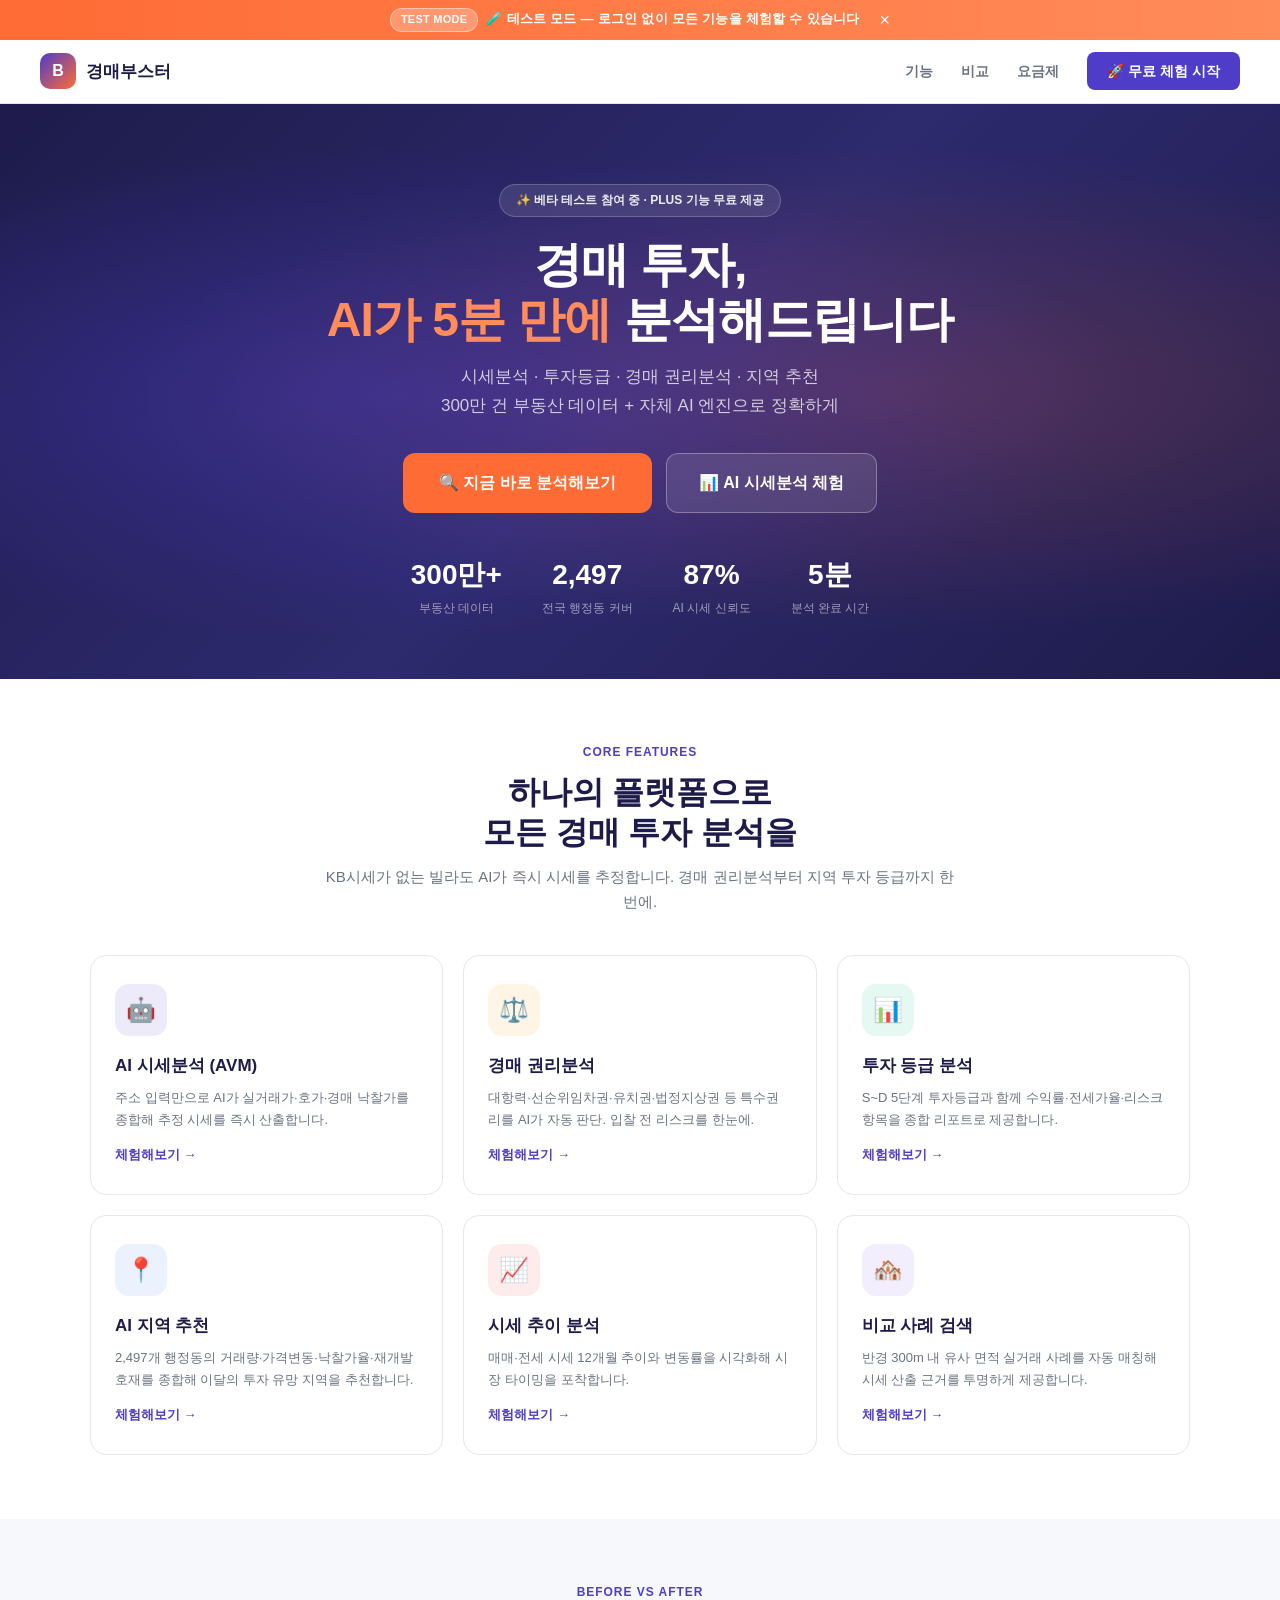
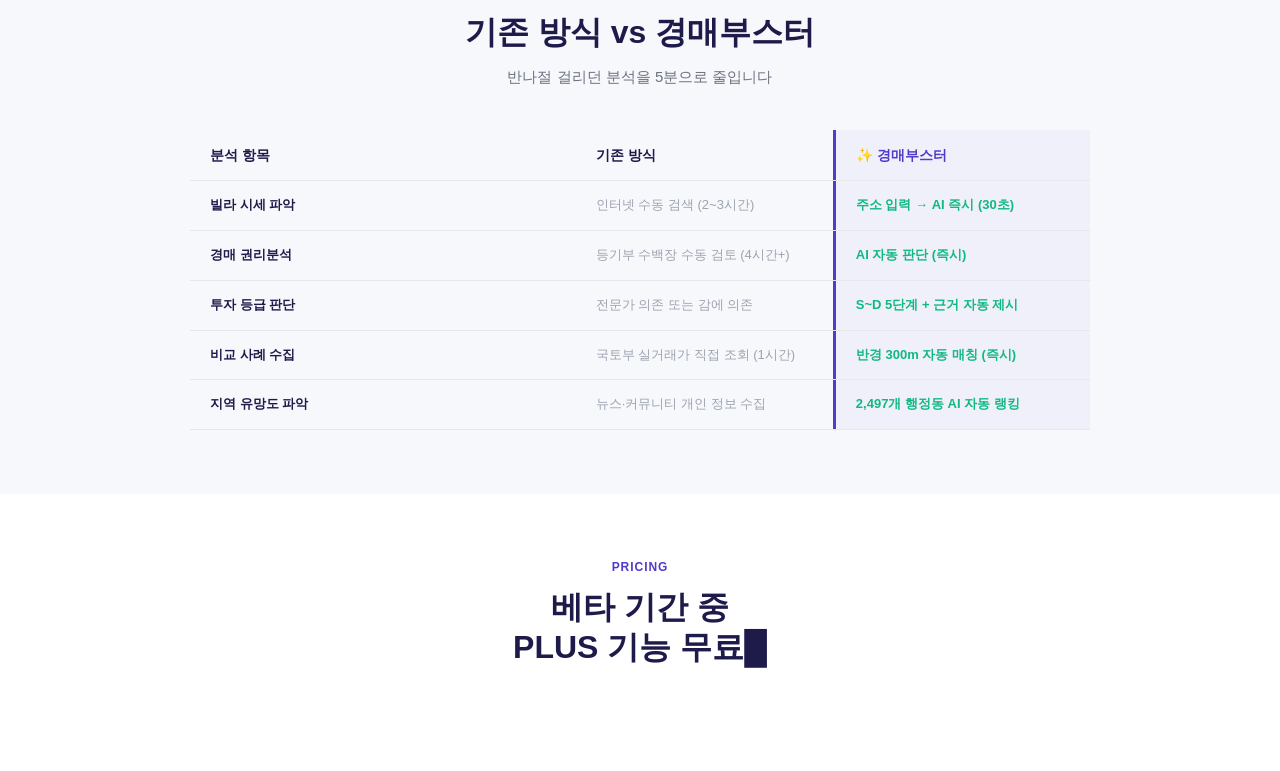
<file: index.html>
<!DOCTYPE html>
<html lang="ko">
<head>
<meta charset="UTF-8">
<meta name="viewport" content="width=device-width, initial-scale=1.0">
<title>경매부스터 — AI 경매 투자 분석 플랫폼</title>
<link rel="stylesheet" href="css/design-system.css">
<style>
* { box-sizing: border-box; }
body { background: var(--bg-white); }
.landing-header { position: sticky; top: 40px; background: rgba(255,255,255,0.95); backdrop-filter: blur(12px); border-bottom: 1px solid var(--border); z-index: 100; padding: 0 40px; height: 64px; display: flex; align-items: center; justify-content: space-between; }
.landing-logo { display:flex; align-items:center; gap:10px; }
.landing-logo .lm { width:36px; height:36px; background:linear-gradient(135deg,#4F3CC9,#FF6B35); border-radius:10px; display:flex; align-items:center; justify-content:center; font-weight:900; font-size:16px; color:white; }
.landing-logo .lt { font-size:17px; font-weight:800; color:var(--text-primary); }
.landing-nav { display:flex; align-items:center; gap:28px; }
.landing-nav a { font-size:14px; font-weight:600; color:var(--text-secondary); transition:color 0.15s; }
.landing-nav a:hover { color:var(--primary); }
.landing-nav .cta { background:var(--primary); color:white; padding:8px 20px; border-radius:var(--radius-sm); font-size:14px; font-weight:700; }
.hero { background: linear-gradient(135deg, #1E1B4B 0%, #2D2A6E 50%, #1E1B4B 100%); color: white; padding: 80px 40px 60px; text-align: center; position: relative; overflow: hidden; }
.hero::before { content: ''; position: absolute; inset: 0; background: radial-gradient(ellipse at 30% 50%, rgba(79,60,201,0.4) 0%, transparent 60%), radial-gradient(ellipse at 70% 50%, rgba(255,107,53,0.2) 0%, transparent 60%); }
.hero-content { position:relative; z-index:1; max-width:760px; margin:0 auto; }
.hero-badge { display: inline-flex; align-items: center; gap: 6px; background: rgba(255,255,255,0.1); border: 1px solid rgba(255,255,255,0.2); border-radius: 20px; padding: 6px 16px; font-size: 12px; font-weight: 600; color: rgba(255,255,255,0.9); margin-bottom: 20px; }
.hero h1 { font-size: 48px; font-weight: 900; line-height: 1.15; margin-bottom: 16px; letter-spacing: -0.02em; }
.hero h1 span { color: #FF8C5A; }
.hero p { font-size: 17px; color: rgba(255,255,255,0.75); margin-bottom: 32px; line-height: 1.7; }
.hero-cta { display:flex; gap:14px; justify-content:center; flex-wrap:wrap; margin-bottom:40px; }
.btn-hero-primary { background: var(--accent); color: white; padding: 16px 36px; border-radius: var(--radius-md); font-size: 16px; font-weight: 800; border: none; cursor: pointer; transition: all 0.15s; display: inline-flex; align-items: center; gap: 8px; text-decoration: none; }
.btn-hero-outline { background: rgba(255,255,255,0.1); color: white; padding: 16px 32px; border-radius: var(--radius-md); font-size: 16px; font-weight: 700; border: 1.5px solid rgba(255,255,255,0.3); cursor: pointer; transition: all 0.15s; display: inline-flex; align-items: center; gap: 8px; text-decoration: none; }
.hero-stats { display:flex; gap:40px; justify-content:center; flex-wrap:wrap; }
.hero-stat { text-align:center; }
.hero-stat .num { font-size:28px; font-weight:900; color:white; }
.hero-stat .lbl { font-size:12px; color:rgba(255,255,255,0.55); margin-top:2px; }
.section { padding: 64px 40px; }
.section-center { text-align:center; max-width:640px; margin:0 auto 40px; }
.section-label { font-size:12px; font-weight:700; color:var(--primary); letter-spacing:0.08em; text-transform:uppercase; margin-bottom:10px; }
.section-title { font-size:32px; font-weight:900; color:var(--text-primary); line-height:1.25; margin-bottom:12px; }
.section-sub { font-size:15px; color:var(--text-secondary); line-height:1.7; }
.feature-grid { display:grid; grid-template-columns:repeat(auto-fill, minmax(280px, 1fr)); gap:20px; max-width:1100px; margin:0 auto; }
.feature-card { background: white; border: 1px solid var(--border); border-radius: var(--radius-lg); padding: 28px 24px; transition: all 0.2s; }
.feature-card:hover { box-shadow: var(--shadow-lg); transform: translateY(-3px); border-color: var(--primary-light); }
.fc-icon { width:52px; height:52px; border-radius:14px; display:flex; align-items:center; justify-content:center; font-size:24px; margin-bottom:16px; }
.fc-title { font-size:17px; font-weight:800; margin-bottom:8px; }
.fc-desc { font-size:13px; color:var(--text-secondary); line-height:1.7; margin-bottom:14px; }
.fc-link { font-size:13px; font-weight:700; color:var(--primary); display:flex; align-items:center; gap:4px; }
.compare-section { background: var(--bg); }
.compare-table { max-width:900px; margin:0 auto; }
.compare-row { display: grid; grid-template-columns: 1.5fr 1fr 1fr; gap: 0; border-bottom: 1px solid var(--border); }
.compare-cell { padding: 14px 20px; font-size: 13px; }
.compare-cell.header { font-weight: 800; font-size: 14px; }
.compare-cell.highlight { background: rgba(79,60,201,0.04); border-left: 3px solid var(--primary); }
.compare-check { color: var(--success); font-weight: 700; }
.compare-x { color: var(--text-muted); }
.pricing-grid { display:grid; grid-template-columns:1fr 1fr; gap:20px; max-width:760px; margin:0 auto; }
.pricing-card { background: white; border: 1px solid var(--border); border-radius: var(--radius-lg); padding: 32px 28px; }
.pricing-card.featured { border-color: var(--primary); background: linear-gradient(135deg, rgba(79,60,201,0.03), rgba(79,60,201,0.06)); position: relative; }
.price-tag-sm { position:absolute; top:-12px; left:50%; transform:translateX(-50%); background:var(--primary); color:white; border-radius:20px; padding:4px 16px; font-size:12px; font-weight:700; white-space:nowrap; }
.plan-name { font-size:14px; font-weight:700; color:var(--text-secondary); margin-bottom:8px; }
.plan-price { font-size:36px; font-weight:900; color:var(--text-primary); line-height:1; margin-bottom:4px; }
.plan-price span { font-size:15px; font-weight:500; }
.plan-desc { font-size:12px; color:var(--text-muted); margin-bottom:20px; }
.plan-features { list-style:none; display:flex; flex-direction:column; gap:8px; margin-bottom:24px; }
.plan-features li { font-size:13px; color:var(--text-secondary); display:flex; align-items:center; gap:8px; }
.plan-features li::before { content:'✓'; color:var(--success); font-weight:700; flex-shrink:0; }
.cta-banner { background: linear-gradient(135deg, var(--primary) 0%, var(--primary-dark) 100%); color: white; text-align: center; padding: 64px 40px; }
.cta-banner h2 { font-size: 32px; font-weight: 900; margin-bottom: 12px; }
.cta-banner p { font-size: 15px; opacity: 0.8; margin-bottom: 28px; }
.landing-footer { background: #1E1B4B; color: rgba(255,255,255,0.6); padding: 40px; }
.footer-inner { max-width:1100px; margin:0 auto; display:grid; grid-template-columns:2fr 1fr 1fr; gap:32px; }
.footer-brand .fb-name { font-size:16px; font-weight:800; color:white; margin-bottom:8px; }
.footer-brand .fb-desc { font-size:12px; line-height:1.7; }
.footer-col h4 { font-size:12px; font-weight:700; color:white; margin-bottom:12px; }
.footer-col a { display:block; font-size:12px; margin-bottom:6px; color:rgba(255,255,255,0.5); }
.footer-bottom { max-width:1100px; margin:24px auto 0; padding-top:20px; border-top:1px solid rgba(255,255,255,0.1); font-size:11px; color:rgba(255,255,255,0.3); display:flex; justify-content:space-between; flex-wrap:wrap; gap:8px; }
@media (max-width: 768px) { .hero h1 { font-size: 30px; } .section { padding: 40px 20px; } .landing-header { padding: 0 20px; } .pricing-grid { grid-template-columns: 1fr; } .footer-inner { grid-template-columns: 1fr; } .landing-nav a:not(.cta) { display: none; } }
</style>
</head>
<body>
<div class="test-banner" id="testBanner" style="background:linear-gradient(90deg,#FF6B35,#FF8C5A);color:#fff;text-align:center;padding:8px 16px;font-size:13px;font-weight:600;position:sticky;top:0;z-index:9999;display:flex;align-items:center;justify-content:center;gap:8px;">
  <span style="background:rgba(255,255,255,0.25);border:1px solid rgba(255,255,255,0.4);border-radius:20px;padding:2px 10px;font-size:11px;">TEST MODE</span>
  🧪 테스트 모드 — 로그인 없이 모든 기능을 체험할 수 있습니다
  <button onclick="document.getElementById('testBanner').style.display='none'" style="background:none;border:none;color:white;font-size:18px;line-height:1;margin-left:12px;cursor:pointer;">×</button>
</div>
<header class="landing-header">
  <div class="landing-logo"><div class="lm">B</div><div class="lt">경매부스터</div></div>
  <nav class="landing-nav">
    <a href="#features">기능</a><a href="#compare">비교</a><a href="#pricing">요금제</a>
    <a href="dashboard.html" class="cta">🚀 무료 체험 시작</a>
  </nav>
</header>
<section class="hero">
  <div class="hero-content">
    <div class="hero-badge">✨ 베타 테스트 참여 중 · PLUS 기능 무료 제공</div>
    <h1>경매 투자,<br><span>AI가 5분 만에</span> 분석해드립니다</h1>
    <p>시세분석 · 투자등급 · 경매 권리분석 · 지역 추천<br>300만 건 부동산 데이터 + 자체 AI 엔진으로 정확하게</p>
    <div class="hero-cta">
      <a href="dashboard.html" class="btn-hero-primary">🔍 지금 바로 분석해보기</a>
      <a href="villa-analysis.html" class="btn-hero-outline">📊 AI 시세분석 체험</a>
    </div>
    <div class="hero-stats">
      <div class="hero-stat"><div class="num">300만+</div><div class="lbl">부동산 데이터</div></div>
      <div class="hero-stat"><div class="num">2,497</div><div class="lbl">전국 행정동 커버</div></div>
      <div class="hero-stat"><div class="num">87%</div><div class="lbl">AI 시세 신뢰도</div></div>
      <div class="hero-stat"><div class="num">5분</div><div class="lbl">분석 완료 시간</div></div>
    </div>
  </div>
</section>
<section class="section" id="features">
  <div class="section-center">
    <div class="section-label">Core Features</div>
    <div class="section-title">하나의 플랫폼으로<br>모든 경매 투자 분석을</div>
    <div class="section-sub">KB시세가 없는 빌라도 AI가 즉시 시세를 추정합니다. 경매 권리분석부터 지역 투자 등급까지 한 번에.</div>
  </div>
  <div class="feature-grid">
    <div class="feature-card"><div class="fc-icon" style="background:rgba(79,60,201,0.1);">🤖</div><div class="fc-title">AI 시세분석 (AVM)</div><div class="fc-desc">주소 입력만으로 AI가 실거래가·호가·경매 낙찰가를 종합해 추정 시세를 즉시 산출합니다.</div><a href="villa-analysis.html" class="fc-link">체험해보기 →</a></div>
    <div class="feature-card"><div class="fc-icon" style="background:rgba(245,158,11,0.1);">⚖️</div><div class="fc-title">경매 권리분석</div><div class="fc-desc">대항력·선순위임차권·유치권·법정지상권 등 특수권리를 AI가 자동 판단. 입찰 전 리스크를 한눈에.</div><a href="auction.html" class="fc-link">체험해보기 →</a></div>
    <div class="feature-card"><div class="fc-icon" style="background:rgba(16,185,129,0.1);">📊</div><div class="fc-title">투자 등급 분석</div><div class="fc-desc">S~D 5단계 투자등급과 함께 수익률·전세가율·리스크 항목을 종합 리포트로 제공합니다.</div><a href="dashboard.html" class="fc-link">체험해보기 →</a></div>
    <div class="feature-card"><div class="fc-icon" style="background:rgba(59,130,246,0.1);">📍</div><div class="fc-title">AI 지역 추천</div><div class="fc-desc">2,497개 행정동의 거래량·가격변동·낙찰가율·재개발 호재를 종합해 이달의 투자 유망 지역을 추천합니다.</div><a href="region.html" class="fc-link">체험해보기 →</a></div>
    <div class="feature-card"><div class="fc-icon" style="background:rgba(239,68,68,0.1);">📈</div><div class="fc-title">시세 추이 분석</div><div class="fc-desc">매매·전세 시세 12개월 추이와 변동률을 시각화해 시장 타이밍을 포착합니다.</div><a href="dashboard.html" class="fc-link">체험해보기 →</a></div>
    <div class="feature-card"><div class="fc-icon" style="background:rgba(139,92,246,0.1);">🏘️</div><div class="fc-title">비교 사례 검색</div><div class="fc-desc">반경 300m 내 유사 면적 실거래 사례를 자동 매칭해 시세 산출 근거를 투명하게 제공합니다.</div><a href="villa-analysis.html" class="fc-link">체험해보기 →</a></div>
  </div>
</section>
<section class="section compare-section" id="compare">
  <div class="section-center">
    <div class="section-label">Before vs After</div>
    <div class="section-title">기존 방식 vs 경매부스터</div>
    <div class="section-sub">반나절 걸리던 분석을 5분으로 줄입니다</div>
  </div>
  <div class="compare-table">
    <div class="compare-row"><div class="compare-cell header">분석 항목</div><div class="compare-cell header">기존 방식</div><div class="compare-cell header highlight" style="color:var(--primary);">✨ 경매부스터</div></div>
    <div class="compare-row"><div class="compare-cell" style="font-weight:600;">빌라 시세 파악</div><div class="compare-cell compare-x">인터넷 수동 검색 (2~3시간)</div><div class="compare-cell highlight compare-check">주소 입력 → AI 즉시 (30초)</div></div>
    <div class="compare-row"><div class="compare-cell" style="font-weight:600;">경매 권리분석</div><div class="compare-cell compare-x">등기부 수백장 수동 검토 (4시간+)</div><div class="compare-cell highlight compare-check">AI 자동 판단 (즉시)</div></div>
    <div class="compare-row"><div class="compare-cell" style="font-weight:600;">투자 등급 판단</div><div class="compare-cell compare-x">전문가 의존 또는 감에 의존</div><div class="compare-cell highlight compare-check">S~D 5단계 + 근거 자동 제시</div></div>
    <div class="compare-row"><div class="compare-cell" style="font-weight:600;">비교 사례 수집</div><div class="compare-cell compare-x">국토부 실거래가 직접 조회 (1시간)</div><div class="compare-cell highlight compare-check">반경 300m 자동 매칭 (즉시)</div></div>
    <div class="compare-row"><div class="compare-cell" style="font-weight:600;">지역 유망도 파악</div><div class="compare-cell compare-x">뉴스·커뮤니티 개인 정보 수집</div><div class="compare-cell highlight compare-check">2,497개 행정동 AI 자동 랭킹</div></div>
  </div>
</section>
<section class="section" id="pricing">
  <div class="section-center">
    <div class="section-label">Pricing</div>
    <div class="section-title">베타 기간 중<br>PLUS 기능 무료<span class="cursor">█</span>
</file>
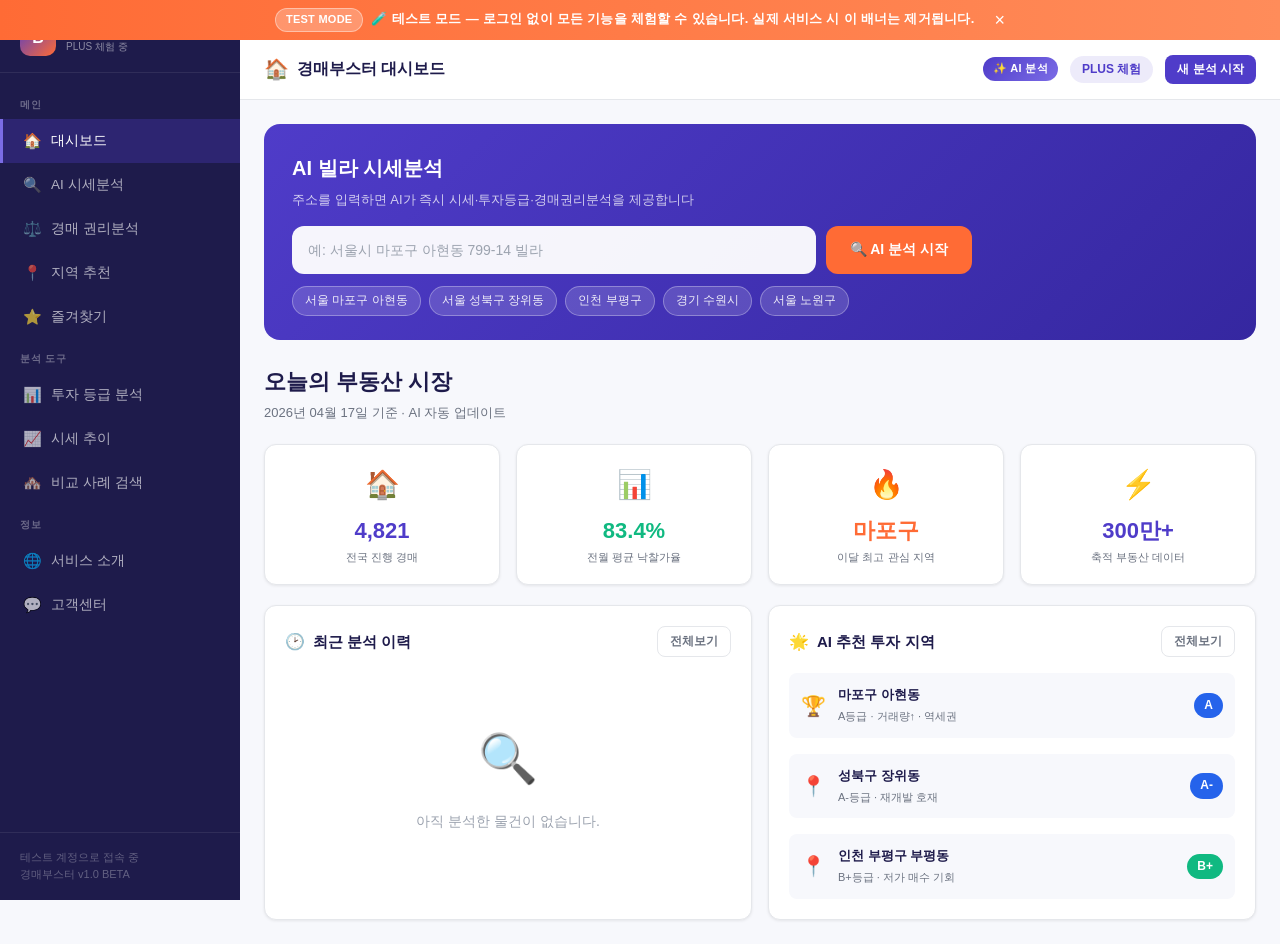
<file: dashboard.html>
<!DOCTYPE html>
<html lang="ko">
<head>
<meta charset="UTF-8">
<meta name="viewport" content="width=device-width, initial-scale=1.0">
<title>경매부스터 — AI 시세분석 대시보드</title>
<link rel="stylesheet" href="css/design-system.css">
<style>
/* ===== 대시보드 전용 스타일 ===== */
.analysis-panel {
  display: none;
  margin-top: 0;
}
.analysis-panel.visible { display: block; }

.loading-overlay {
  display: none;
  position: fixed;
  inset: 0;
  background: rgba(30,27,75,0.45);
  z-index: 999;
  align-items: center;
  justify-content: center;
  flex-direction: column;
  gap: 16px;
}
.loading-overlay.show { display: flex; }
.loading-spinner {
  width: 52px; height: 52px;
  border: 4px solid rgba(255,255,255,0.2);
  border-top-color: #fff;
  border-radius: 50%;
  animation: spin 0.8s linear infinite;
}
.loading-text { color: white; font-size: 14px; font-weight: 600; }
@keyframes spin { to { transform: rotate(360deg); } }

.ai-badge {
  display: inline-flex;
  align-items: center;
  gap: 4px;
  background: linear-gradient(135deg, #4F3CC9, #7B6CE6);
  color: white;
  border-radius: 20px;
  padding: 3px 10px;
  font-size: 11px;
  font-weight: 700;
  letter-spacing: 0.03em;
}

.score-ring {
  position: relative;
  width: 80px; height: 80px;
  flex-shrink: 0;
}
.score-ring svg { transform: rotate(-90deg); }
.score-ring .score-text {
  position: absolute;
  inset: 0;
  display: flex;
  align-items: center;
  justify-content: center;
  flex-direction: column;
}
.score-ring .score-num { font-size: 20px; font-weight: 900; color: var(--primary); }
.score-ring .score-lbl { font-size: 9px; color: var(--text-secondary); }

.auction-row {
  display: grid;
  grid-template-columns: 1.5fr 1fr 1fr 1fr 1fr;
  gap: 8px;
  padding: 12px 8px;
  border-bottom: 1px solid var(--border-light);
  font-size: 12.5px;
  align-items: center;
}
.auction-row:last-child { border-bottom: none; }
.auction-row.header {
  background: var(--bg);
  border-radius: var(--radius-sm);
  font-weight: 700;
  font-size: 11px;
  color: var(--text-secondary);
  padding: 8px 8px;
  border-bottom: 1px solid var(--border);
}
.auction-badge {
  display: inline-block;
  padding: 2px 8px;
  border-radius: 20px;
  font-size: 11px;
  font-weight: 600;
}
.auction-badge.ongoing { background: rgba(16,185,129,0.1); color: var(--success); }
.auction-badge.closed { background: rgba(107,114,128,0.1); color: var(--text-secondary); }
.auction-badge.upcoming { background: rgba(79,60,201,0.1); color: var(--primary); }

.fav-list-item {
  display: flex;
  align-items: center;
  gap: 12px;
  padding: 12px;
  background: var(--bg);
  border-radius: var(--radius-sm);
  margin-bottom: 8px;
  cursor: pointer;
  transition: background 0.15s;
}
.fav-list-item:hover { background: #eef0f8; }
.fav-list-item:last-child { margin-bottom: 0; }
.fav-addr { font-size: 13px; font-weight: 700; }
.fav-meta { font-size: 11px; color: var(--text-secondary); margin-top: 2px; }
.fav-price { font-size: 14px; font-weight: 800; color: var(--primary); margin-left: auto; white-space: nowrap; }

.chart-bar-wrap {
  display: flex;
  align-items: flex-end;
  gap: 6px;
  height: 100px;
  padding-top: 8px;
}
.chart-bar-col { display: flex; flex-direction: column; align-items: center; flex: 1; gap: 4px; }
.chart-bar {
  width: 100%;
  border-radius: 4px 4px 0 0;
  background: linear-gradient(180deg, var(--primary-light), var(--primary));
  transition: height 0.4s;
  min-height: 4px;
}
.chart-bar.accent { background: linear-gradient(180deg, #FF8C5A, #FF6B35); }
.chart-label { font-size: 10px; color: var(--text-muted); }
.chart-val { font-size: 10px; color: var(--text-secondary); font-weight: 600; }

.page-header {
  margin-bottom: 20px;
}
.page-header h1 { font-size: 22px; font-weight: 800; margin-bottom: 4px; }
.page-header p { font-size: 13px; color: var(--text-secondary); }

/* tab pane */
.tab-pane { display: none; }
.tab-pane.active { display: block; }

/* progress bars */
.progress-bar-wrap {
  background: var(--border-light);
  border-radius: 8px;
  height: 8px;
  overflow: hidden;
}
.progress-bar-fill {
  height: 8px;
  border-radius: 8px;
  transition: width 0.6s ease;
}

/* empty state */
.empty-state {
  text-align: center;
  padding: 48px 24px;
  color: var(--text-muted);
}
.empty-state .icon { font-size: 48px; margin-bottom: 12px; }
.empty-state p { font-size: 14px; }
</style>
</head>
<body>

<!-- 테스트 모드 배너 (나중에 이 div 하나만 제거하면 됨) -->
<div class="test-banner" id="testBanner">
  <span class="badge">TEST MODE</span>
  🧪 테스트 모드 — 로그인 없이 모든 기능을 체험할 수 있습니다. 실제 서비스 시 이 배너는 제거됩니다.
  <button onclick="document.getElementById('testBanner').style.display='none'" style="background:none;border:none;color:white;font-size:18px;line-height:1;margin-left:12px;cursor:pointer;">×</button>
</div>

<div class="app-layout">
  <!-- 사이드바 -->
  <nav class="sidebar">
    <div class="sidebar-logo">
      <div class="logo-mark">B</div>
      <div>
        <div class="logo-text">경매부스터</div>
        <div class="logo-sub">PLUS 체험 중</div>
      </div>
    </div>

    <div class="sidebar-nav">
      <div class="nav-section-label">메인</div>
      <a href="dashboard.html" class="nav-item active">
        <span class="nav-icon">🏠</span> 대시보드
      </a>
      <a href="villa-analysis.html" class="nav-item">
        <span class="nav-icon">🔍</span> AI 시세분석
      </a>
      <a href="auction.html" class="nav-item">
        <span class="nav-icon">⚖️</span> 경매 권리분석
      </a>
      <a href="region.html" class="nav-item">
        <span class="nav-icon">📍</span> 지역 추천
      </a>
      <a href="favorites.html" class="nav-item">
        <span class="nav-icon">⭐</span> 즐겨찾기
      </a>

      <div class="nav-section-label">분석 도구</div>
      <a href="dashboard.html" class="nav-item">
        <span class="nav-icon">📊</span> 투자 등급 분석
      </a>
      <a href="dashboard.html" class="nav-item">
        <span class="nav-icon">📈</span> 시세 추이
      </a>
      <a href="dashboard.html" class="nav-item">
        <span class="nav-icon">🏘️</span> 비교 사례 검색
      </a>

      <div class="nav-section-label">정보</div>
      <a href="index.html" class="nav-item">
        <span class="nav-icon">🌐</span> 서비스 소개
      </a>
      <a href="support.html" class="nav-item">
        <span class="nav-icon">💬</span> 고객센터
      </a>
    </div>

    <div class="sidebar-footer">
      테스트 계정으로 접속 중<br>
      경매부스터 v1.0 BETA
    </div>
  </nav>

  <!-- 메인 컨텐츠 -->
  <div class="main-content">
    <!-- 헤더 -->
    <header class="app-header">
      <div class="header-left">
        <span style="font-size:20px">🏠</span>
        <span class="header-title">경매부스터 대시보드</span>
      </div>
      <div class="header-right">
        <span class="ai-badge">✨ AI 분석</span>
        <span class="header-badge">PLUS 체험</span>
        <a href="villa-analysis.html" class="btn btn-primary btn-sm">새 분석 시작</a>
      </div>
    </header>

    <!-- 페이지 컨텐츠 -->
    <main class="page-content">

      <!-- 검색 섹션 -->
      <section class="search-section">
        <h2>AI 빌라 시세분석</h2>
        <p>주소를 입력하면 AI가 즉시 시세·투자등급·경매권리분석을 제공합니다</p>
        <div class="search-box">
          <input type="text" class="search-input" id="mainSearchInput"
            placeholder="예: 서울시 마포구 아현동 799-14 빌라"
            onkeydown="if(event.key==='Enter') runAnalysis()">
          <button class="search-btn" onclick="runAnalysis()">🔍 AI 분석 시작</button>
        </div>
        <div class="search-quick">
          <span class="quick-chip" onclick="fillAndRun('서울시 마포구 아현동 799-14')">서울 마포구 아현동</span>
          <span class="quick-chip" onclick="fillAndRun('서울시 성북구 장위동 303-45')">서울 성북구 장위동</span>
          <span class="quick-chip" onclick="fillAndRun('인천시 부평구 부평동 152-8')">인천 부평구</span>
          <span class="quick-chip" onclick="fillAndRun('경기 수원시 팔달구 우만동 55-22')">경기 수원시</span>
          <span class="quick-chip" onclick="fillAndRun('서울시 노원구 상계동 712-9')">서울 노원구</span>
        </div>
      </section>

      <!-- 분석 결과 패널 (초기에는 숨김) -->
      <div id="analysisPanel" class="analysis-panel">

        <!-- 물건 기본 정보 -->
        <div class="result-header" id="resultHeader">
          <div style="flex:1">
            <div class="result-addr" id="resultAddr">서울시 마포구 아현동 799-14</div>
            <div class="result-sub">빌라 · 3층/5층 · 전용 52.4㎡ · 2007년 준공</div>
            <div class="result-tags">
              <span class="result-tag">빌라/연립</span>
              <span class="result-tag">3룸</span>
              <span class="result-tag">남향</span>
              <span class="result-tag">주차 1대</span>
            </div>
          </div>
          <button class="fav-btn" id="favBtn" onclick="toggleFav()" title="즐겨찾기">🤍</button>
          <a href="auction.html" class="btn btn-outline btn-sm">권리분석 보기</a>
        </div>

        <!-- 탭 -->
        <div class="tabs">
          <div class="tab-item active" onclick="switchTab('price', this)">💰 AI 시세분석</div>
          <div class="tab-item" onclick="switchTab('invest', this)">📊 투자등급</div>
          <div class="tab-item" onclick="switchTab('rights', this)">⚖️ 권리분석</div>
          <div class="tab-item" onclick="switchTab('trend', this)">📈 시세추이</div>
        </div>

        <!-- 탭 1: AI 시세분석 -->
        <div id="tab-price" class="tab-pane active">
          <div class="grid-2" style="gap:16px">
            <!-- AI 추정 시세 -->
            <div class="card">
              <div class="card-header">
                <div class="card-title"><span class="icon">🤖</span>AI 추정 시세 <span class="ai-badge">AVM Engine</span></div>
              </div>
              <div class="price-main">
                <div class="price-label">AI 추정 매매가</div>
                <div class="price-value">2<span class="price-unit">억</span> 6,500<span style="font-size:14px">만원</span></div>
                <div class="price-range">범위 2억 3,800만 ~ 2억 9,200만원</div>
                <div class="price-confidence">🎯 신뢰도 87%</div>
              </div>
              <div class="stat-row">
                <span class="stat-label">전세 추정가</span>
                <span class="stat-value highlight">1억 9,000만원</span>
              </div>
              <div class="stat-row">
                <span class="stat-label">월세 추정 (보증 2천)</span>
                <span class="stat-value">월 75만원</span>
              </div>
              <div class="stat-row">
                <span class="stat-label">전세가율</span>
                <span class="stat-value">72.1%</span>
              </div>
              <div class="stat-row">
                <span class="stat-label">㎡당 단가</span>
                <span class="stat-value">505만원/㎡</span>
              </div>
              <div class="stat-row">
                <span class="stat-label">산출 기준일</span>
                <span class="stat-value">2026.04.17</span>
              </div>
            </div>

            <!-- 비교사례 -->
            <div class="card">
              <div class="card-header">
                <div class="card-title"><span class="icon">🏘️</span>비교 사례 (실거래)</div>
                <span style="font-size:11px; color:var(--text-muted)">최근 6개월</span>
              </div>
              <div class="compare-case">
                <div style="display:flex; justify-content:space-between; align-items:center">
                  <div>
                    <div class="case-addr">아현동 801-3 (동일 단지)</div>
                    <div class="case-detail">52㎡ · 2층 · 2026.03.12 거래</div>
                  </div>
                  <div class="case-price">2억 5,500만</div>
                </div>
              </div>
              <div class="compare-case">
                <div style="display:flex; justify-content:space-between; align-items:center">
                  <div>
                    <div class="case-addr">아현동 798-7</div>
                    <div class="case-detail">50㎡ · 4층 · 2026.02.28 거래</div>
                  </div>
                  <div class="case-price">2억 4,800만</div>
                </div>
              </div>
              <div class="compare-case">
                <div style="display:flex; justify-content:space-between; align-items:center">
                  <div>
                    <div class="case-addr">아현동 805-1</div>
                    <div class="case-detail">55㎡ · 3층 · 2026.01.15 거래</div>
                  </div>
                  <div class="case-price">2억 7,200만</div>
                </div>
              </div>
              <div class="compare-case" style="border-left-color: var(--accent);">
                <div style="display:flex; justify-content:space-between; align-items:center">
                  <div>
                    <div class="case-addr">아현동 810-2</div>
                    <div class="case-detail">48㎡ · 2층 · 2025.12.20 거래</div>
                  </div>
                  <div class="case-price" style="color:var(--accent)">2억 3,000만</div>
                </div>
              </div>
              <div style="margin-top:12px; padding:10px; background:rgba(79,60,201,0.05); border-radius:8px; font-size:12px; color:var(--text-secondary);">
                📌 <strong style="color:var(--text-primary)">산출 근거:</strong> 인근 반경 300m 내 유사 면적(±10㎡) 최근 6개월 거래 4건 + 매물 호가 분석 + 경매 낙찰가 보정
              </div>
            </div>
          </div>
        </div>

        <!-- 탭 2: 투자등급 -->
        <div id="tab-invest" class="tab-pane">
          <div class="grid-2" style="gap:16px">
            <div class="card">
              <div class="card-header">
                <div class="card-title"><span class="icon">📊</span>투자 종합 등급</div>
              </div>
              <div style="display:flex; align-items:center; gap:20px; padding:16px 0; border-bottom:1px solid var(--border-light); margin-bottom:16px;">
                <div class="grade-badge A" style="width:64px;height:64px;font-size:28px;border-radius:16px;">A</div>
                <div>
                  <div style="font-size:18px; font-weight:800;">A등급 — 양호</div>
                  <div style="font-size:12px; color:var(--text-secondary); margin-top:4px;">투자 권장 구간 · 리스크 낮음</div>
                  <div style="margin-top:8px; display:flex; gap:8px;">
                    <span class="grade-tag B">수익성 B+</span>
                    <span class="grade-tag A">안전성 A</span>
                    <span class="grade-tag A">유동성 A-</span>
                  </div>
                </div>
              </div>
              <div class="stat-row">
                <span class="stat-label">예상 매매 수익률</span>
                <span class="stat-value positive">+8.4% (1년)</span>
              </div>
              <div class="stat-row">
                <span class="stat-label">전세 수익률</span>
                <span class="stat-value">연 4.2%</span>
              </div>
              <div class="stat-row">
                <span class="stat-label">월세 수익률</span>
                <span class="stat-value positive">연 5.1%</span>
              </div>
              <div class="stat-row">
                <span class="stat-label">매수 적정가 판단</span>
                <span class="stat-value highlight">현재 시세 적정</span>
              </div>
              <div class="stat-row">
                <span class="stat-label">지역 투자 등급</span>
                <span class="stat-value"><span class="grade-tag A">A등급</span> 마포구 아현동</span>
              </div>
            </div>

            <div class="card">
              <div class="card-header">
                <div class="card-title"><span class="icon">⚠️</span>리스크 항목</div>
              </div>
              <div class="risk-item">
                <div class="risk-dot safe"></div>
                <div>
                  <div class="risk-label">전세가율 리스크</div>
                  <div class="risk-desc">전세가율 72.1% — 적정 범위 내</div>
                </div>
                <span class="risk-status safe">안전</span>
              </div>
              <div class="risk-item">
                <div class="risk-dot safe"></div>
                <div>
                  <div class="risk-label">가격 하락 리스크</div>
                  <div class="risk-desc">6개월 거래량 12건 — 거래 활발</div>
                </div>
                <span class="risk-status safe">낮음</span>
              </div>
              <div class="risk-item">
                <div class="risk-dot warn"></div>
                <div>
                  <div class="risk-label">건물 노후 리스크</div>
                  <div class="risk-desc">준공 2007년 (19년) — 중기 노후</div>
                </div>
                <span class="risk-status warn">주의</span>
              </div>
              <div class="risk-item">
                <div class="risk-dot safe"></div>
                <div>
                  <div class="risk-label">법적 권리 리스크</div>
                  <div class="risk-desc">선순위 임차권 없음 / 근저당 없음</div>
                </div>
                <span class="risk-status safe">클린</span>
              </div>
              <div class="risk-item">
                <div class="risk-dot warn"></div>
                <div>
                  <div class="risk-label">공급 과잉 리스크</div>
                  <div class="risk-desc">반경 500m 내 유사 매물 8건 대기 중</div>
                </div>
                <span class="risk-status warn">보통</span>
              </div>
              <div class="risk-item">
                <div class="risk-dot safe"></div>
                <div>
                  <div class="risk-label">교통/입지 리스크</div>
                  <div class="risk-desc">2호선 아현역 도보 7분 — 우수</div>
                </div>
                <span class="risk-status safe">우수</span>
              </div>
            </div>
          </div>
        </div>

        <!-- 탭 3: 권리분석 -->
        <div id="tab-rights" class="tab-pane">
          <div class="grid-2" style="gap:16px">
            <div class="card">
              <div class="card-header">
                <div class="card-title"><span class="icon">⚖️</span>경매 권리분석 <span class="ai-badge">Rights AI</span></div>
              </div>
              <div style="display:flex; align-items:center; gap:16px; padding:12px 0 16px; border-bottom:1px solid var(--border-light); margin-bottom:16px;">
                <div style="width:48px;height:48px;background:rgba(16,185,129,0.1);border-radius:12px;display:flex;align-items:center;justify-content:center;font-size:22px;">✅</div>
                <div>
                  <div style="font-size:16px; font-weight:800; color:var(--success);">권리관계 클린</div>
                  <div style="font-size:12px; color:var(--text-secondary); margin-top:2px;">특이 권리 없음 — 낙찰 시 안전</div>
                </div>
              </div>
              <div class="risk-item">
                <div class="risk-dot safe"></div>
                <div>
                  <div class="risk-label">대항력 있는 임차인</div>
                  <div class="risk-desc">전입신고+확정일자 임차인 없음</div>
                </div>
                <span class="risk-status safe">없음</span>
              </div>
              <div class="risk-item">
                <div class="risk-dot safe"></div>
                <div>
                  <div class="risk-label">선순위 임차권</div>
                  <div class="risk-desc">말소기준권리 이전 임차인 없음</div>
                </div>
                <span class="risk-status safe">없음</span>
              </div>
              <div class="risk-item">
                <div class="risk-dot safe"></div>
                <div>
                  <div class="risk-label">유치권</div>
                  <div class="risk-desc">점유 공사업체 없음 (현황 확인 필요)</div>
                </div>
                <span class="risk-status safe">없음</span>
              </div>
              <div class="risk-item">
                <div class="risk-dot safe"></div>
                <div>
                  <div class="risk-label">법정지상권</div>
                  <div class="risk-desc">건물과 토지 동일 소유자</div>
                </div>
                <span class="risk-status safe">해당없음</span>
              </div>
              <div class="risk-item">
                <div class="risk-dot warn"></div>
                <div>
                  <div class="risk-label">가처분·가압류</div>
                  <div class="risk-desc">근저당 2건 (말소 예정)</div>
                </div>
                <span class="risk-status warn">확인필요</span>
              </div>
            </div>

            <div class="card">
              <div class="card-header">
                <div class="card-title"><span class="icon">🔨</span>경매 진행 정보</div>
              </div>
              <div class="stat-row">
                <span class="stat-label">사건 번호</span>
                <span class="stat-value">2025타경 4821</span>
              </div>
              <div class="stat-row">
                <span class="stat-label">감정가</span>
                <span class="stat-value">2억 8,000만원</span>
              </div>
              <div class="stat-row">
                <span class="stat-label">최저 입찰가</span>
                <span class="stat-value highlight">1억 9,600만원 (70%)</span>
              </div>
              <div class="stat-row">
                <span class="stat-label">매각 기일</span>
                <span class="stat-value">2026.05.14</span>
              </div>
              <div class="stat-row">
                <span class="stat-label">진행 상태</span>
                <span class="stat-value"><span class="auction-badge ongoing">진행 중</span></span>
              </div>
              <div class="stat-row">
                <span class="stat-label">AI 낙찰 예상가</span>
                <span class="stat-value positive">2억 2,400만 ~ 2억 5,000만</span>
              </div>
              <div class="stat-row">
                <span class="stat-label">예상 낙찰가율</span>
                <span class="stat-value">83~92%</span>
              </div>
              <div style="margin-top:14px; padding:12px; background:rgba(16,185,129,0.06); border-radius:8px; border-left:3px solid var(--success);">
                <div style="font-size:12px; font-weight:700; color:var(--success); margin-bottom:4px;">✅ AI 투자 판단</div>
                <div style="font-size:12px; color:var(--text-secondary); line-height:1.6;">최저가 입찰 시 시세 대비 약 25% 저가 매수 가능. 권리관계 클린 — 낙찰 후 즉시 명도 가능 수준. 단, 현장 방문 후 최종 확인 권장.</div>
              </div>
            </div>
          </div>
        </div>

        <!-- 탭 4: 시세 추이 -->
        <div id="tab-trend" class="tab-pane">
          <div class="card">
            <div class="card-header">
              <div class="card-title"><span class="icon">📈</span>매매·전세 시세 추이 (12개월)</div>
              <div style="display:flex; gap:8px;">
                <span style="font-size:11px; color:var(--text-secondary); display:flex; align-items:center; gap:4px;"><span style="width:10px;height:10px;background:var(--primary);border-radius:50%;display:inline-block;"></span>매매</span>
                <span style="font-size:11px; color:var(--text-secondary); display:flex; align-items:center; gap:4px;"><span style="width:10px;height:10px;background:var(--accent);border-radius:50%;display:inline-block;"></span>전세</span>
              </div>
            </div>
            <!-- 심플 바 차트 (Mock) -->
            <div class="chart-bar-wrap" id="trendChart"></div>
            <div style="display:flex; gap:6px; margin-top:4px;" id="trendLabels"></div>
            <div style="margin-top:20px;" class="grid-3">
              <div style="text-align:center; padding:12px; background:rgba(79,60,201,0.05); border-radius:8px;">
                <div style="font-size:11px; color:var(--text-secondary);">3개월 전 대비</div>
                <div style="font-size:18px; font-weight:800; color:var(--success);">+4.2%</div>
              </div>
              <div style="text-align:center; padding:12px; background:rgba(79,60,201,0.05); border-radius:8px;">
                <div style="font-size:11px; color:var(--text-secondary);">6개월 전 대비</div>
                <div style="font-size:18px; font-weight:800; color:var(--success);">+7.8%</div>
              </div>
              <div style="text-align:center; padding:12px; background:rgba(79,60,201,0.05); border-radius:8px;">
                <div style="font-size:11px; color:var(--text-secondary);">1년 전 대비</div>
                <div style="font-size:18px; font-weight:800; color:var(--success);">+12.3%</div>
              </div>
            </div>
          </div>
        </div>

      </div>

      <!-- 기본 홈 통계 (분석 전 표시) -->
      <div id="homeStats">
        <div class="page-header">
          <h1>오늘의 부동산 시장</h1>
          <p>2026년 04월 17일 기준 · AI 자동 업데이트</p>
        </div>

        <div class="grid-4" style="margin-bottom:20px">
          <div class="card" style="text-align:center; padding:18px 12px;">
            <div style="font-size:28px; margin-bottom:6px;">🏠</div>
            <div style="font-size:22px; font-weight:900; color:var(--primary);">4,821</div>
            <div style="font-size:11px; color:var(--text-secondary);">전국 진행 경매</div>
          </div>
          <div class="card" style="text-align:center; padding:18px 12px;">
            <div style="font-size:28px; margin-bottom:6px;">📊</div>
            <div style="font-size:22px; font-weight:900; color:var(--success);">83.4%</div>
            <div style="font-size:11px; color:var(--text-secondary);">전월 평균 낙찰가율</div>
          </div>
          <div class="card" style="text-align:center; padding:18px 12px;">
            <div style="font-size:28px; margin-bottom:6px;">🔥</div>
            <div style="font-size:22px; font-weight:900; color:var(--accent);">마포구</div>
            <div style="font-size:11px; color:var(--text-secondary);">이달 최고 관심 지역</div>
          </div>
          <div class="card" style="text-align:center; padding:18px 12px;">
            <div style="font-size:28px; margin-bottom:6px;">⚡</div>
            <div style="font-size:22px; font-weight:900; color:var(--primary);">300만+</div>
            <div style="font-size:11px; color:var(--text-secondary);">축적 부동산 데이터</div>
          </div>
        </div>

        <div class="grid-2">
          <!-- 최근 분석 이력 -->
          <div class="card">
            <div class="card-header">
              <div class="card-title"><span class="icon">🕑</span>최근 분석 이력</div>
              <a href="favorites.html" class="btn btn-outline btn-sm">전체보기</a>
            </div>
            <div id="recentList">
              <div class="empty-state">
                <div class="icon">🔍</div>
                <p>아직 분석한 물건이 없습니다.<br>위에서 주소를 검색해보세요!</p>
              </div>
            </div>
          </div>

          <!-- 추천 지역 -->
          <div class="card">
            <div class="card-header">
              <div class="card-title"><span class="icon">🌟</span>AI 추천 투자 지역</div>
              <a href="region.html" class="btn btn-outline btn-sm">전체보기</a>
            </div>
            <div style="display:flex; flex-direction:column; gap:8px;">
              <div class="fav-list-item" onclick="fillAndRun('서울시 마포구 아현동 799-14')" style="cursor:pointer;">
                <div style="font-size:20px;">🏆</div>
                <div>
                  <div class="fav-addr">마포구 아현동</div>
                  <div class="fav-meta">A등급 · 거래량↑ · 역세권</div>
                </div>
                <span class="grade-tag A" style="margin-left:auto;">A</span>
              </div>
              <div class="fav-list-item" onclick="fillAndRun('서울시 성북구 장위동 303-45')" style="cursor:pointer;">
                <div style="font-size:20px;">📍</div>
                <div>
                  <div class="fav-addr">성북구 장위동</div>
                  <div class="fav-meta">A-등급 · 재개발 호재</div>
                </div>
                <span class="grade-tag A" style="margin-left:auto;">A-</span>
              </div>
              <div class="fav-list-item" onclick="fillAndRun('인천시 부평구 부평동 152-8')" style="cursor:pointer;">
                <div style="font-size:20px;">📍</div>
                <div>
                  <div class="fav-addr">인천 부평구 부평동</div>
                  <div class="fav-meta">B+등급 · 저가 매수 기회</div>
                </div>
                <span class="grade-tag B" style="margin-left:auto;">B+</span>
              </div>
            </div>
          </div>
        </div>
      </div>

    </main>
  </div>
</div>

<!-- 로딩 오버레이 -->
<div class="loading-overlay" id="loadingOverlay">
  <div class="loading-spinner"></div>
  <div class="loading-text">🤖 AI 분석 중... 잠시만 기다려주세요</div>
</div>

<script>
// ===== 즐겨찾기 (localStorage) =====
let favorites = JSON.parse(localStorage.getItem('villa_favs') || '[]');
let recentList = JSON.parse(localStorage.getItem('villa_recent') || '[]');

// ===== 분석 실행 =====
function fillAndRun(addr) {
  document.getElementById('mainSearchInput').value = addr;
  runAnalysis();
}

function runAnalysis() {
  const addr = document.getElementById('mainSearchInput').value.trim();
  if (!addr) {
    document.getElementById('mainSearchInput').focus();
    return;
  }

  // 로딩 표시
  document.getElementById('loadingOverlay').classList.add('show');
  document.getElementById('analysisPanel').classList.remove('visible');
  document.getElementById('homeStats').style.display = 'none';

  setTimeout(() => {
    document.getElementById('loadingOverlay').classList.remove('show');
    document.getElementById('analysisPanel').classList.add('visible');
    document.getElementById('resultAddr').textContent = addr;

    // 최근 이력 추가
    addToRecent(addr);
    // 트렌드 차트 렌더
    renderTrendChart();
    // 즐겨찾기 버튼 상태
    updateFavBtn(addr);
  }, 1800);
}

// ===== 탭 전환 =====
function switchTab(tabId, el) {
  document.querySelectorAll('.tab-item').forEach(t => t.classList.remove('active'));
  document.querySelectorAll('.tab-pane').forEach(p => p.classList.remove('active'));
  el.classList.add('active');
  document.getElementById('tab-' + tabId).classList.add('active');
}

// ===== 즐겨찾기 =====
function toggleFav() {
  const addr = document.getElementById('resultAddr').textContent;
  const idx = favorites.indexOf(addr);
  if (idx === -1) {
    favorites.push(addr);
    document.getElementById('favBtn').textContent = '❤️';
  } else {
    favorites.splice(idx, 1);
    document.getElementById('favBtn').textContent = '🤍';
  }
  localStorage.setItem('villa_favs', JSON.stringify(favorites));
}

function updateFavBtn(addr) {
  document.getElementById('favBtn').textContent = favorites.includes(addr) ? '❤️' : '🤍';
}

// ===== 최근 이력 =====
function addToRecent(addr) {
  recentList = recentList.filter(r => r.addr !== addr);
  recentList.unshift({ addr, grade: 'A', price: '2억 6,500만', time: new Date().toLocaleDateString('ko-KR') });
  if (recentList.length > 5) recentList.pop();
  localStorage.setItem('villa_recent', JSON.stringify(recentList));
  renderRecentList();
}

function renderRecentList() {
  const el = document.getElementById('recentList');
  if (!recentList.length) {
    el.innerHTML = '<div class="empty-state"><div class="icon">🔍</div><p>아직 분석한 물건이 없습니다.</p></div>';
    return;
  }
  el.innerHTML = recentList.map(r => `
    <div class="fav-list-item" onclick="fillAndRun('${r.addr}')">
      <span style="font-size:18px;">🏠</span>
      <div>
        <div class="fav-addr">${r.addr}</div>
        <div class="fav-meta">${r.time}</div>
      </div>
      <div style="margin-left:auto; text-align:right;">
        <div class="fav-price">${r.price}</div>
        <span class="grade-tag ${r.grade}">${r.grade}</span>
      </div>
    </div>
  `).join('');
}

// ===== 트렌드 차트 =====
function renderTrendChart() {
  const months = ['5월','6월','7월','8월','9월','10월','11월','12월','1월','2월','3월','4월'];
  const saleData = [22, 22.5, 23, 23.2, 23.5, 24, 24.2, 24.5, 25, 25.4, 26, 26.5];
  const rentData = [15.5, 15.8, 16, 16.2, 16.5, 17, 17, 17.3, 17.8, 18, 18.5, 19];
  const maxVal = Math.max(...saleData);

  const chart = document.getElementById('trendChart');
  const labels = document.getElementById('trendLabels');
  chart.innerHTML = '';
  labels.innerHTML = '';

  saleData.forEach((v, i) => {
    const col = document.createElement('div');
    col.className = 'chart-bar-col';
    col.innerHTML = `
      <div style="font-size:9px; color:var(--text-muted); font-weight:600;">${v}천</div>
      <div class="chart-bar" style="height:${(v/maxVal)*80}px;"></div>
    `;
    chart.appendChild(col);
  });

  months.forEach(m => {
    const lbl = document.createElement('div');
    lbl.style.cssText = 'flex:1; text-align:center; font-size:9px; color:var(--text-muted);';
    lbl.textContent = m;
    labels.appendChild(lbl);
  });
}

// ===== 초기화 =====
renderRecentList();
</script>
</body>
</html>
</file>
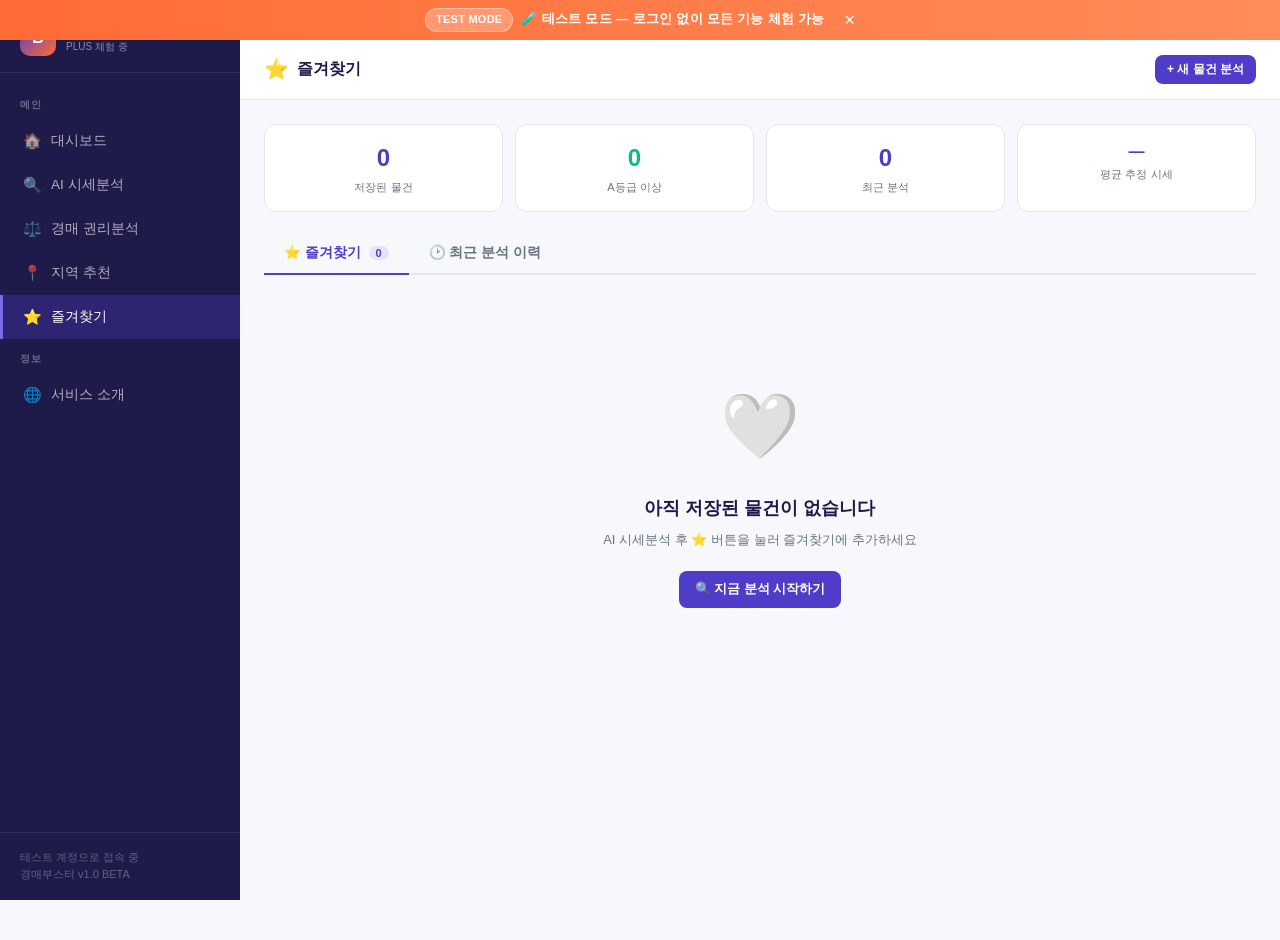
<file: favorites.html>
<!DOCTYPE html>
<html lang="ko">
<head>
<meta charset="UTF-8">
<meta name="viewport" content="width=device-width, initial-scale=1.0">
<title>즐겨찾기 — 경매부스터</title>
<link rel="stylesheet" href="css/design-system.css">
<style>
.fav-card {
  background: var(--bg-card);
  border: 1px solid var(--border);
  border-radius: var(--radius-md);
  padding: 16px;
  display: flex;
  align-items: flex-start;
  gap: 14px;
  cursor: pointer;
  transition: all 0.15s;
  margin-bottom: 10px;
}
.fav-card:hover { border-color: var(--primary-light); box-shadow: var(--shadow-md); }
.fav-card-icon {
  width: 42px; height: 42px;
  border-radius: 10px;
  background: rgba(79,60,201,0.1);
  display: flex;
  align-items: center;
  justify-content: center;
  font-size: 20px;
  flex-shrink: 0;
}
.fav-card-info { flex: 1; }
.fav-card-addr { font-size: 15px; font-weight: 700; margin-bottom: 3px; }
.fav-card-meta { font-size: 12px; color: var(--text-secondary); }
.fav-card-right { text-align: right; flex-shrink: 0; }
.fav-card-price { font-size: 16px; font-weight: 900; color: var(--primary); }
.fav-card-date { font-size: 11px; color: var(--text-muted); margin-top: 2px; }
.fav-card-actions { display: flex; gap: 6px; margin-top: 8px; }

.empty-fav {
  text-align: center;
  padding: 80px 24px;
}
.empty-fav .big-icon { font-size: 64px; margin-bottom: 16px; }
.empty-fav h3 { font-size: 18px; font-weight: 700; margin-bottom: 8px; }
.empty-fav p { font-size: 13px; color: var(--text-secondary); margin-bottom: 20px; }

.stats-strip {
  display: grid;
  grid-template-columns: repeat(4, 1fr);
  gap: 12px;
  margin-bottom: 20px;
}
.stats-strip-item {
  background: var(--bg-card);
  border: 1px solid var(--border);
  border-radius: var(--radius-md);
  padding: 14px 12px;
  text-align: center;
}
.strip-num { font-size: 24px; font-weight: 900; color: var(--primary); }
.strip-label { font-size: 11px; color: var(--text-secondary); margin-top: 2px; }
</style>
</head>
<body>
<div class="test-banner" id="testBanner">
  <span class="badge">TEST MODE</span>
  🧪 테스트 모드 — 로그인 없이 모든 기능 체험 가능
  <button onclick="document.getElementById('testBanner').style.display='none'" style="background:none;border:none;color:white;font-size:18px;line-height:1;margin-left:12px;cursor:pointer;">×</button>
</div>

<div class="app-layout">
  <nav class="sidebar">
    <div class="sidebar-logo">
      <div class="logo-mark">B</div>
      <div><div class="logo-text">경매부스터</div><div class="logo-sub">PLUS 체험 중</div></div>
    </div>
    <div class="sidebar-nav">
      <div class="nav-section-label">메인</div>
      <a href="dashboard.html" class="nav-item"><span class="nav-icon">🏠</span> 대시보드</a>
      <a href="villa-analysis.html" class="nav-item"><span class="nav-icon">🔍</span> AI 시세분석</a>
      <a href="auction.html" class="nav-item"><span class="nav-icon">⚖️</span> 경매 권리분석</a>
      <a href="region.html" class="nav-item"><span class="nav-icon">📍</span> 지역 추천</a>
      <a href="favorites.html" class="nav-item active"><span class="nav-icon">⭐</span> 즐겨찾기</a>
      <div class="nav-section-label">정보</div>
      <a href="index.html" class="nav-item"><span class="nav-icon">🌐</span> 서비스 소개</a>
    </div>
    <div class="sidebar-footer">테스트 계정으로 접속 중<br>경매부스터 v1.0 BETA</div>
  </nav>

  <div class="main-content">
    <header class="app-header">
      <div class="header-left">
        <span style="font-size:20px">⭐</span>
        <span class="header-title">즐겨찾기</span>
      </div>
      <div class="header-right">
        <a href="villa-analysis.html" class="btn btn-primary btn-sm">+ 새 물건 분석</a>
      </div>
    </header>

    <main class="page-content">

      <!-- 통계 -->
      <div class="stats-strip" id="statsStrip">
        <div class="stats-strip-item">
          <div class="strip-num" id="statTotal">0</div>
          <div class="strip-label">저장된 물건</div>
        </div>
        <div class="stats-strip-item">
          <div class="strip-num" id="statA" style="color:var(--success);">0</div>
          <div class="strip-label">A등급 이상</div>
        </div>
        <div class="stats-strip-item">
          <div class="strip-num" id="statRecent">0</div>
          <div class="strip-label">최근 분석</div>
        </div>
        <div class="stats-strip-item">
          <div class="strip-num" id="statAvgPrice" style="font-size:16px;">—</div>
          <div class="strip-label">평균 추정 시세</div>
        </div>
      </div>

      <!-- 탭 -->
      <div class="tabs">
        <div class="tab-item active" onclick="switchTab('favs', this)">⭐ 즐겨찾기 <span id="favCount" style="background:rgba(79,60,201,0.1);color:var(--primary);padding:1px 7px;border-radius:20px;font-size:11px;margin-left:4px;">0</span></div>
        <div class="tab-item" onclick="switchTab('recent', this)">🕑 최근 분석 이력</div>
      </div>

      <!-- 즐겨찾기 목록 -->
      <div id="tab-favs">
        <div id="favList"></div>
      </div>

      <!-- 최근 이력 -->
      <div id="tab-recent" style="display:none;">
        <div id="recentList"></div>
      </div>

    </main>
  </div>
</div>

<script>
let favorites = JSON.parse(localStorage.getItem('villa_favs') || '[]');
let recentList = JSON.parse(localStorage.getItem('villa_recent') || '[]');

// Mock 가격/등급 매핑
const mockData = {
  '서울시 마포구 아현동 799-14': { price:'2억 6,500만', grade:'A', date:'2026.04.17' },
  '서울시 성북구 장위동 303-45': { price:'2억 1,200만', grade:'A', date:'2026.04.17' },
  '인천시 부평구 부평동 152-8': { price:'1억 1,200만', grade:'B', date:'2026.04.17' },
  '경기 수원시 팔달구 우만동 55-22': { price:'1억 9,800만', grade:'A', date:'2026.04.17' },
};
function getMock(addr) {
  return mockData[addr] || { price:'시세 분석 중', grade:'B', date:'2026.04.17' };
}

function renderFavs() {
  const el = document.getElementById('favList');
  document.getElementById('favCount').textContent = favorites.length;
  document.getElementById('statTotal').textContent = favorites.length;
  document.getElementById('statA').textContent = favorites.filter(f => getMock(f).grade === 'A').length;
  document.getElementById('statRecent').textContent = recentList.length;
  document.getElementById('statAvgPrice').textContent = favorites.length ? '2억 2천만' : '—';

  if (!favorites.length) {
    el.innerHTML = `
      <div class="empty-fav">
        <div class="big-icon">🤍</div>
        <h3>아직 저장된 물건이 없습니다</h3>
        <p>AI 시세분석 후 ⭐ 버튼을 눌러 즐겨찾기에 추가하세요</p>
        <a href="villa-analysis.html" class="btn btn-primary">🔍 지금 분석 시작하기</a>
      </div>
    `;
    return;
  }

  el.innerHTML = favorites.map((addr, idx) => {
    const m = getMock(addr);
    return `
      <div class="fav-card" onclick="goAnalysis('${addr}')">
        <div class="fav-card-icon">🏠</div>
        <div class="fav-card-info">
          <div class="fav-card-addr">${addr}</div>
          <div class="fav-card-meta">빌라/연립 · AI 분석 완료 · ${m.date}</div>
          <div class="fav-card-actions" onclick="event.stopPropagation()">
            <a href="villa-analysis.html" class="btn btn-outline btn-sm" style="font-size:11px;">🔄 재분석</a>
            <a href="auction.html" class="btn btn-outline btn-sm" style="font-size:11px;">⚖️ 권리분석</a>
            <button class="btn btn-outline btn-sm" style="font-size:11px; color:var(--danger);" onclick="removeFav(${idx})">🗑️ 삭제</button>
          </div>
        </div>
        <div class="fav-card-right">
          <div class="fav-card-price">${m.price}</div>
          <div style="margin-top:4px;"><span class="grade-tag ${m.grade}">${m.grade}등급</span></div>
          <div class="fav-card-date">${m.date}</div>
        </div>
      </div>
    `;
  }).join('');
}

function renderRecent() {
  const el = document.getElementById('recentList');
  if (!recentList.length) {
    el.innerHTML = `
      <div class="empty-fav">
        <div class="big-icon">🕑</div>
        <h3>분석 이력이 없습니다</h3>
        <p>주소를 검색하면 자동으로 이력이 저장됩니다</p>
        <a href="dashboard.html" class="btn btn-primary">🏠 대시보드로 이동</a>
      </div>
    `;
    return;
  }
  el.innerHTML = recentList.map((r, idx) => `
    <div class="fav-card" onclick="window.location.href='villa-analysis.html'">
      <div class="fav-card-icon">🕑</div>
      <div class="fav-card-info">
        <div class="fav-card-addr">${r.addr}</div>
        <div class="fav-card-meta">최근 분석 · ${r.time}</div>
        <div class="fav-card-actions" onclick="event.stopPropagation()">
          <a href="villa-analysis.html" class="btn btn-outline btn-sm" style="font-size:11px;">🔍 다시 분석</a>
          <button class="btn btn-outline btn-sm" style="font-size:11px;" onclick="addToFav('${r.addr}', ${idx})">⭐ 즐겨찾기</button>
        </div>
      </div>
      <div class="fav-card-right">
        <div class="fav-card-price">${r.price || '—'}</div>
        <div style="margin-top:4px;"><span class="grade-tag ${r.grade || 'B'}">${r.grade || 'B'}등급</span></div>
      </div>
    </div>
  `).join('');
}

function removeFav(idx) {
  if (confirm('즐겨찾기에서 삭제할까요?')) {
    favorites.splice(idx, 1);
    localStorage.setItem('villa_favs', JSON.stringify(favorites));
    renderFavs();
  }
}

function addToFav(addr) {
  if (!favorites.includes(addr)) {
    favorites.push(addr);
    localStorage.setItem('villa_favs', JSON.stringify(favorites));
    alert('⭐ 즐겨찾기에 추가됐습니다!');
    renderFavs();
  } else {
    alert('이미 즐겨찾기에 있습니다.');
  }
}

function goAnalysis(addr) {
  window.location.href = 'villa-analysis.html';
}

function switchTab(tabId, el) {
  document.querySelectorAll('.tab-item').forEach(t => t.classList.remove('active'));
  document.querySelectorAll('#tab-favs, #tab-recent').forEach(p => p.style.display = 'none');
  el.classList.add('active');
  document.getElementById('tab-' + tabId).style.display = 'block';
}

renderFavs();
renderRecent();
</script>
</body>
</html>
</file>
<file: css/design-system.css>
/* ===== DESIGN SYSTEM ===== */
:root {
  --primary: #4F3CC9;
  --primary-light: #7B6CE6;
  --primary-dark: #3527A0;
  --accent: #FF6B35;
  --accent-light: #FF8C5A;
  --success: #10B981;
  --warning: #F59E0B;
  --danger: #EF4444;
  --info: #3B82F6;

  --bg: #F7F8FC;
  --bg-white: #FFFFFF;
  --bg-card: #FFFFFF;
  --bg-sidebar: #1E1B4B;
  --bg-sidebar-hover: #2D2A6E;

  --text-primary: #1E1B4B;
  --text-secondary: #6B7280;
  --text-muted: #9CA3AF;
  --text-white: #FFFFFF;

  --border: #E5E7EB;
  --border-light: #F3F4F6;
  --border-focus: #4F3CC9;

  --shadow-sm: 0 1px 3px rgba(0,0,0,0.08);
  --shadow-md: 0 4px 16px rgba(0,0,0,0.10);
  --shadow-lg: 0 8px 32px rgba(0,0,0,0.12);

  --radius-sm: 8px;
  --radius-md: 12px;
  --radius-lg: 16px;
  --radius-xl: 24px;

  --font: 'Pretendard', 'Noto Sans KR', -apple-system, BlinkMacSystemFont, sans-serif;

  --sidebar-width: 240px;
  --header-height: 60px;

  --grade-s: #7C3AED;
  --grade-a: #2563EB;
  --grade-b: #10B981;
  --grade-c: #F59E0B;
  --grade-d: #EF4444;
}

* { box-sizing: border-box; margin: 0; padding: 0; }

body {
  font-family: var(--font);
  background: var(--bg);
  color: var(--text-primary);
  font-size: 14px;
  line-height: 1.6;
}

a { text-decoration: none; color: inherit; }
button { cursor: pointer; font-family: var(--font); }
input, select, textarea { font-family: var(--font); }

/* ===== TEST MODE BANNER ===== */
.test-banner {
  background: linear-gradient(90deg, #FF6B35, #FF8C5A);
  color: #fff;
  text-align: center;
  padding: 8px 16px;
  font-size: 13px;
  font-weight: 600;
  letter-spacing: 0.02em;
  position: sticky;
  top: 0;
  z-index: 9999;
  display: flex;
  align-items: center;
  justify-content: center;
  gap: 8px;
}
.test-banner .badge {
  background: rgba(255,255,255,0.25);
  border: 1px solid rgba(255,255,255,0.4);
  border-radius: 20px;
  padding: 2px 10px;
  font-size: 11px;
}

/* ===== APP LAYOUT ===== */
.app-layout {
  display: flex;
  min-height: 100vh;
}

/* ===== SIDEBAR ===== */
.sidebar {
  width: var(--sidebar-width);
  background: var(--bg-sidebar);
  color: var(--text-white);
  position: fixed;
  top: 0;
  left: 0;
  height: 100vh;
  overflow-y: auto;
  z-index: 100;
  display: flex;
  flex-direction: column;
}
.sidebar-logo {
  padding: 20px 20px 16px;
  border-bottom: 1px solid rgba(255,255,255,0.08);
  display: flex;
  align-items: center;
  gap: 10px;
}
.sidebar-logo .logo-mark {
  width: 36px;
  height: 36px;
  background: linear-gradient(135deg, #4F3CC9, #FF6B35);
  border-radius: 10px;
  display: flex;
  align-items: center;
  justify-content: center;
  font-weight: 900;
  font-size: 16px;
  color: white;
  flex-shrink: 0;
}
.sidebar-logo .logo-text {
  font-size: 15px;
  font-weight: 700;
  line-height: 1.2;
}
.sidebar-logo .logo-sub {
  font-size: 10px;
  color: rgba(255,255,255,0.5);
}
.sidebar-nav {
  flex: 1;
  padding: 12px 0;
}
.nav-section-label {
  font-size: 10px;
  color: rgba(255,255,255,0.35);
  font-weight: 600;
  letter-spacing: 0.08em;
  text-transform: uppercase;
  padding: 12px 20px 6px;
}
.nav-item {
  display: flex;
  align-items: center;
  gap: 10px;
  padding: 10px 20px;
  color: rgba(255,255,255,0.65);
  font-size: 13.5px;
  font-weight: 500;
  transition: all 0.15s;
  border-left: 3px solid transparent;
}
.nav-item:hover {
  background: var(--bg-sidebar-hover);
  color: #fff;
}
.nav-item.active {
  background: rgba(79,60,201,0.3);
  color: #fff;
  border-left-color: var(--primary-light);
}
.nav-item .nav-icon {
  width: 18px;
  text-align: center;
  font-size: 15px;
  flex-shrink: 0;
}
.sidebar-footer {
  padding: 16px 20px;
  border-top: 1px solid rgba(255,255,255,0.08);
  font-size: 11px;
  color: rgba(255,255,255,0.3);
}

/* ===== MAIN CONTENT ===== */
.main-content {
  margin-left: var(--sidebar-width);
  flex: 1;
  display: flex;
  flex-direction: column;
  min-height: 100vh;
}

/* ===== HEADER ===== */
.app-header {
  height: var(--header-height);
  background: var(--bg-white);
  border-bottom: 1px solid var(--border);
  display: flex;
  align-items: center;
  justify-content: space-between;
  padding: 0 24px;
  position: sticky;
  top: 0;
  z-index: 50;
}
.header-left {
  display: flex;
  align-items: center;
  gap: 8px;
}
.header-title {
  font-size: 16px;
  font-weight: 700;
  color: var(--text-primary);
}
.header-right {
  display: flex;
  align-items: center;
  gap: 12px;
}
.header-badge {
  background: rgba(79,60,201,0.1);
  color: var(--primary);
  border-radius: 20px;
  padding: 4px 12px;
  font-size: 12px;
  font-weight: 600;
}

/* ===== PAGE CONTENT ===== */
.page-content {
  flex: 1;
  padding: 24px;
  max-width: 1200px;
  width: 100%;
  margin: 0 auto;
}

/* ===== CARDS ===== */
.card {
  background: var(--bg-card);
  border-radius: var(--radius-md);
  border: 1px solid var(--border);
  box-shadow: var(--shadow-sm);
  padding: 20px;
}
.card-header {
  display: flex;
  align-items: center;
  justify-content: space-between;
  margin-bottom: 16px;
}
.card-title {
  font-size: 15px;
  font-weight: 700;
  color: var(--text-primary);
  display: flex;
  align-items: center;
  gap: 8px;
}
.card-title .icon {
  font-size: 16px;
}

/* ===== SEARCH BAR ===== */
.search-section {
  background: linear-gradient(135deg, var(--primary) 0%, var(--primary-dark) 100%);
  border-radius: var(--radius-lg);
  padding: 28px 28px 24px;
  margin-bottom: 24px;
  color: white;
}
.search-section h2 {
  font-size: 20px;
  font-weight: 700;
  margin-bottom: 6px;
}
.search-section p {
  font-size: 13px;
  opacity: 0.75;
  margin-bottom: 16px;
}
.search-box {
  display: flex;
  gap: 10px;
  max-width: 680px;
}
.search-input {
  flex: 1;
  height: 48px;
  border: none;
  border-radius: var(--radius-md);
  padding: 0 16px;
  font-size: 14px;
  outline: none;
  background: rgba(255,255,255,0.95);
  color: var(--text-primary);
}
.search-input::placeholder { color: var(--text-muted); }
.search-btn {
  height: 48px;
  padding: 0 24px;
  background: var(--accent);
  color: white;
  border: none;
  border-radius: var(--radius-md);
  font-size: 14px;
  font-weight: 700;
  transition: background 0.15s;
  white-space: nowrap;
}
.search-btn:hover { background: var(--accent-light); }
.search-quick {
  margin-top: 12px;
  display: flex;
  gap: 8px;
  flex-wrap: wrap;
}
.quick-chip {
  background: rgba(255,255,255,0.15);
  border: 1px solid rgba(255,255,255,0.3);
  color: rgba(255,255,255,0.9);
  border-radius: 20px;
  padding: 4px 12px;
  font-size: 12px;
  cursor: pointer;
  transition: background 0.15s;
}
.quick-chip:hover {
  background: rgba(255,255,255,0.25);
}

/* ===== GRADE BADGE ===== */
.grade-badge {
  display: inline-flex;
  align-items: center;
  justify-content: center;
  width: 48px;
  height: 48px;
  border-radius: 12px;
  font-size: 22px;
  font-weight: 900;
  color: white;
}
.grade-badge.S { background: var(--grade-s); }
.grade-badge.A { background: var(--grade-a); }
.grade-badge.B { background: var(--grade-b); }
.grade-badge.C { background: var(--grade-c); }
.grade-badge.D { background: var(--grade-d); }

.grade-tag {
  display: inline-flex;
  align-items: center;
  padding: 3px 10px;
  border-radius: 20px;
  font-size: 12px;
  font-weight: 700;
  color: white;
}
.grade-tag.S { background: var(--grade-s); }
.grade-tag.A { background: var(--grade-a); }
.grade-tag.B { background: var(--grade-b); }
.grade-tag.C { background: var(--grade-c); }
.grade-tag.D { background: var(--grade-d); }

/* ===== BUTTONS ===== */
.btn {
  display: inline-flex;
  align-items: center;
  gap: 6px;
  padding: 8px 16px;
  border-radius: var(--radius-sm);
  font-size: 13px;
  font-weight: 600;
  border: none;
  transition: all 0.15s;
}
.btn-primary {
  background: var(--primary);
  color: white;
}
.btn-primary:hover { background: var(--primary-dark); }
.btn-outline {
  background: transparent;
  border: 1px solid var(--border);
  color: var(--text-secondary);
}
.btn-outline:hover { border-color: var(--primary); color: var(--primary); }
.btn-sm { padding: 5px 12px; font-size: 12px; }

/* ===== TABS ===== */
.tabs {
  display: flex;
  border-bottom: 2px solid var(--border);
  margin-bottom: 20px;
  gap: 0;
}
.tab-item {
  padding: 10px 20px;
  font-size: 13.5px;
  font-weight: 600;
  color: var(--text-secondary);
  cursor: pointer;
  border-bottom: 2px solid transparent;
  margin-bottom: -2px;
  transition: all 0.15s;
}
.tab-item:hover { color: var(--primary); }
.tab-item.active {
  color: var(--primary);
  border-bottom-color: var(--primary);
}

/* ===== GRID ===== */
.grid-2 { display: grid; grid-template-columns: 1fr 1fr; gap: 16px; }
.grid-3 { display: grid; grid-template-columns: 1fr 1fr 1fr; gap: 16px; }
.grid-4 { display: grid; grid-template-columns: repeat(4, 1fr); gap: 16px; }

/* ===== STAT ITEM ===== */
.stat-row {
  display: flex;
  align-items: center;
  justify-content: space-between;
  padding: 10px 0;
  border-bottom: 1px solid var(--border-light);
}
.stat-row:last-child { border-bottom: none; }
.stat-label { font-size: 13px; color: var(--text-secondary); }
.stat-value { font-size: 14px; font-weight: 700; color: var(--text-primary); }
.stat-value.highlight { color: var(--primary); }
.stat-value.positive { color: var(--success); }
.stat-value.negative { color: var(--danger); }

/* ===== RISK ITEM ===== */
.risk-item {
  display: flex;
  align-items: flex-start;
  gap: 10px;
  padding: 10px 0;
  border-bottom: 1px solid var(--border-light);
}
.risk-item:last-child { border-bottom: none; }
.risk-dot {
  width: 8px;
  height: 8px;
  border-radius: 50%;
  margin-top: 6px;
  flex-shrink: 0;
}
.risk-dot.safe { background: var(--success); }
.risk-dot.warn { background: var(--warning); }
.risk-dot.danger { background: var(--danger); }
.risk-label { font-size: 13px; font-weight: 600; color: var(--text-primary); }
.risk-desc { font-size: 12px; color: var(--text-secondary); margin-top: 2px; }
.risk-status {
  margin-left: auto;
  font-size: 12px;
  font-weight: 600;
  padding: 2px 8px;
  border-radius: 20px;
  flex-shrink: 0;
}
.risk-status.safe { background: rgba(16,185,129,0.1); color: var(--success); }
.risk-status.warn { background: rgba(245,158,11,0.1); color: var(--warning); }
.risk-status.danger { background: rgba(239,68,68,0.1); color: var(--danger); }

/* ===== PRICE CARD ===== */
.price-main {
  text-align: center;
  padding: 20px 0;
  border-bottom: 1px solid var(--border-light);
  margin-bottom: 16px;
}
.price-label { font-size: 12px; color: var(--text-secondary); margin-bottom: 4px; }
.price-value {
  font-size: 32px;
  font-weight: 900;
  color: var(--primary);
  line-height: 1.1;
}
.price-unit { font-size: 16px; font-weight: 600; }
.price-range {
  font-size: 12px;
  color: var(--text-muted);
  margin-top: 4px;
}
.price-confidence {
  display: inline-flex;
  align-items: center;
  gap: 4px;
  margin-top: 8px;
  background: rgba(79,60,201,0.08);
  color: var(--primary);
  border-radius: 20px;
  padding: 3px 10px;
  font-size: 11px;
  font-weight: 600;
}

/* ===== COMPARE CASE ===== */
.compare-case {
  padding: 10px 12px;
  background: var(--bg);
  border-radius: var(--radius-sm);
  margin-bottom: 8px;
  border-left: 3px solid var(--primary-light);
}
.compare-case:last-child { margin-bottom: 0; }
.compare-case .case-addr { font-size: 12px; font-weight: 600; color: var(--text-primary); }
.compare-case .case-detail { font-size: 11px; color: var(--text-secondary); margin-top: 2px; }
.compare-case .case-price { font-size: 13px; font-weight: 700; color: var(--primary); }

/* ===== REGION CARD ===== */
.region-card {
  padding: 14px 16px;
  background: var(--bg-card);
  border: 1px solid var(--border);
  border-radius: var(--radius-md);
  cursor: pointer;
  transition: all 0.15s;
}
.region-card:hover {
  border-color: var(--primary-light);
  box-shadow: var(--shadow-md);
}
.region-card.featured {
  border-color: var(--primary);
  background: rgba(79,60,201,0.03);
}
.region-name { font-size: 15px; font-weight: 700; margin-bottom: 6px; }
.region-meta { display: flex; gap: 12px; margin-bottom: 8px; }
.region-meta-item { font-size: 11px; color: var(--text-secondary); }
.region-meta-item strong { color: var(--text-primary); font-weight: 600; }
.region-bar-wrap { background: var(--border-light); border-radius: 4px; height: 6px; margin-bottom: 4px; }
.region-bar { height: 6px; border-radius: 4px; background: linear-gradient(90deg, var(--primary), var(--primary-light)); }
.region-bar-label { display: flex; justify-content: space-between; font-size: 10px; color: var(--text-muted); }

/* ===== FAV BUTTON ===== */
.fav-btn {
  background: none;
  border: none;
  font-size: 20px;
  cursor: pointer;
  transition: transform 0.15s;
  line-height: 1;
}
.fav-btn:hover { transform: scale(1.2); }

/* ===== RESULT HEADER ===== */
.result-header {
  background: white;
  border: 1px solid var(--border);
  border-radius: var(--radius-md);
  padding: 16px 20px;
  margin-bottom: 16px;
  display: flex;
  align-items: center;
  gap: 16px;
}
.result-addr { font-size: 16px; font-weight: 700; }
.result-sub { font-size: 12px; color: var(--text-secondary); margin-top: 2px; }
.result-tags { display: flex; gap: 6px; flex-wrap: wrap; margin-top: 8px; }
.result-tag {
  background: var(--bg);
  border: 1px solid var(--border);
  border-radius: 20px;
  padding: 2px 10px;
  font-size: 11px;
  color: var(--text-secondary);
}

/* ===== LOADING SKELETON ===== */
.skeleton {
  background: linear-gradient(90deg, #f0f0f0 25%, #e8e8e8 50%, #f0f0f0 75%);
  background-size: 200% 100%;
  animation: shimmer 1.5s infinite;
  border-radius: 6px;
}
@keyframes shimmer {
  0% { background-position: -200% 0; }
  100% { background-position: 200% 0; }
}

/* ===== RESPONSIVE ===== */
@media (max-width: 768px) {
  .sidebar { transform: translateX(-100%); transition: transform 0.3s; }
  .sidebar.open { transform: translateX(0); }
  .main-content { margin-left: 0; }
  .grid-2, .grid-3, .grid-4 { grid-template-columns: 1fr; }
  .page-content { padding: 16px; }
}
</file>
